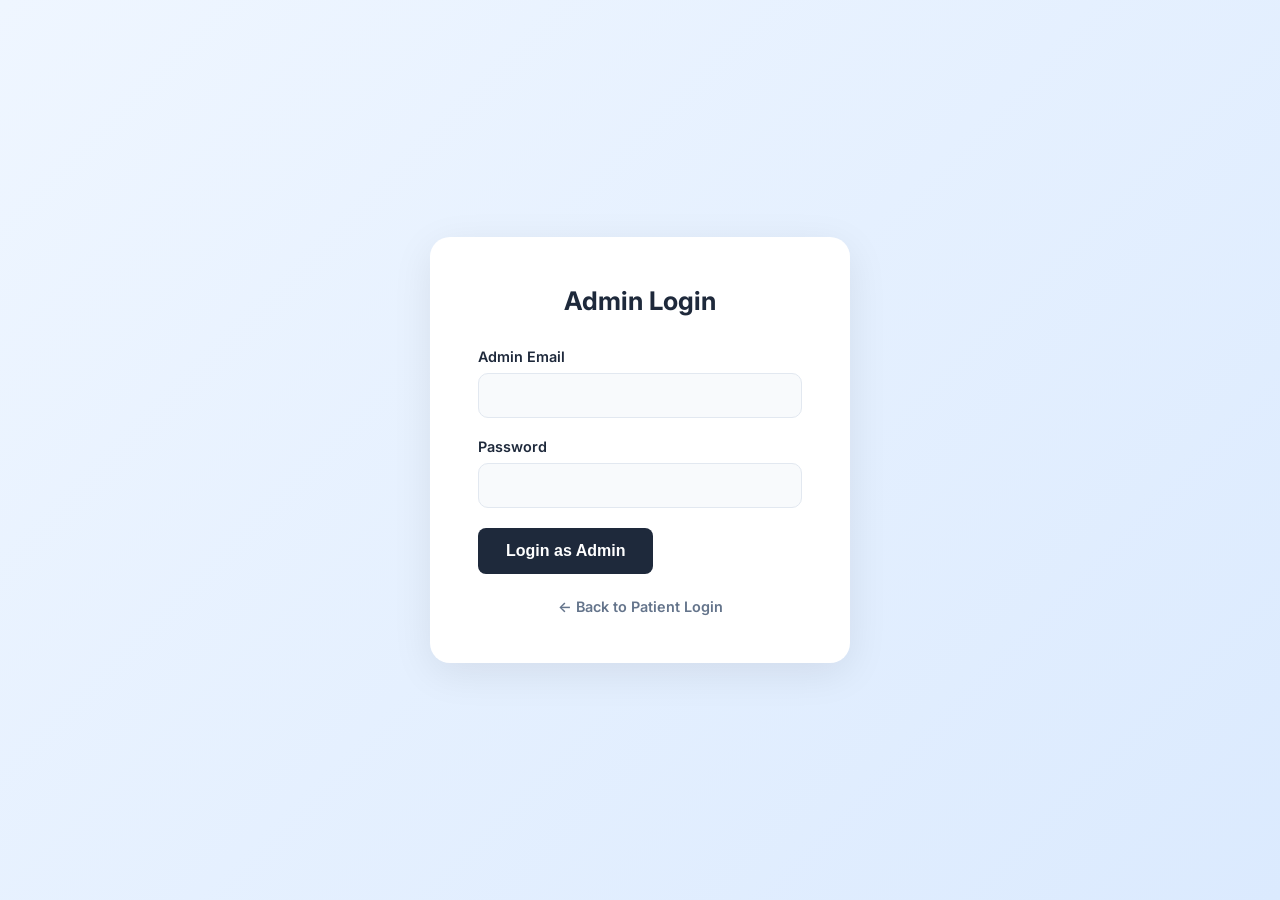
<file: admin_login.html>
<!DOCTYPE html>
<html lang="en">
<head>
    <meta charset="UTF-8">
    <meta name="viewport" content="width=device-width, initial-scale=1.0">
    <title>Admin Login - Doctor Appointment System</title>
    <link href="https://fonts.googleapis.com/css2?family=Inter:wght@400;600;700&display=swap" rel="stylesheet">
    <link rel="stylesheet" href="patient_styles.css">
</head>
<body class="auth-page">
    <div class="auth-card">
        <h2>Admin Login</h2>
        <form id="adminLoginForm">
            <div class="form-group">
                <label for="email">Admin Email</label>
                <input type="email" id="email" required>
            </div>
            <div class="form-group">
                <label for="password">Password</label>
                <input type="password" id="password" required>
            </div>
            <button type="submit" class="btn btn-primary btn-large" style="background-color: var(--text-dark);">Login as Admin</button>
        </form>
        <div class="auth-links">
            <p><a href="login.html" style="color: var(--text-muted);">&larr; Back to Patient Login</a></p>
        </div>
    </div>

    <script>
        document.getElementById('adminLoginForm').addEventListener('submit', async (e) => {
            e.preventDefault();
            const email = document.getElementById('email').value;
            const password = document.getElementById('password').value;

            try {
                const res = await fetch('api/login.php', {
                    method: 'POST',
                    body: JSON.stringify({email, password})
                });
                const data = await res.json();
                if(data.status === 'success' && data.user.role === 'admin') {
                    localStorage.setItem('admin_user', JSON.stringify(data.user));
                    window.location.href = 'index.html'; // Admin dashboard
                } else {
                    alert(data.message || 'Invalid credentials or role.');
                }
            } catch(err) {
                alert('Connection failed');
            }
        });
    </script>
</body>
</html>
</file>
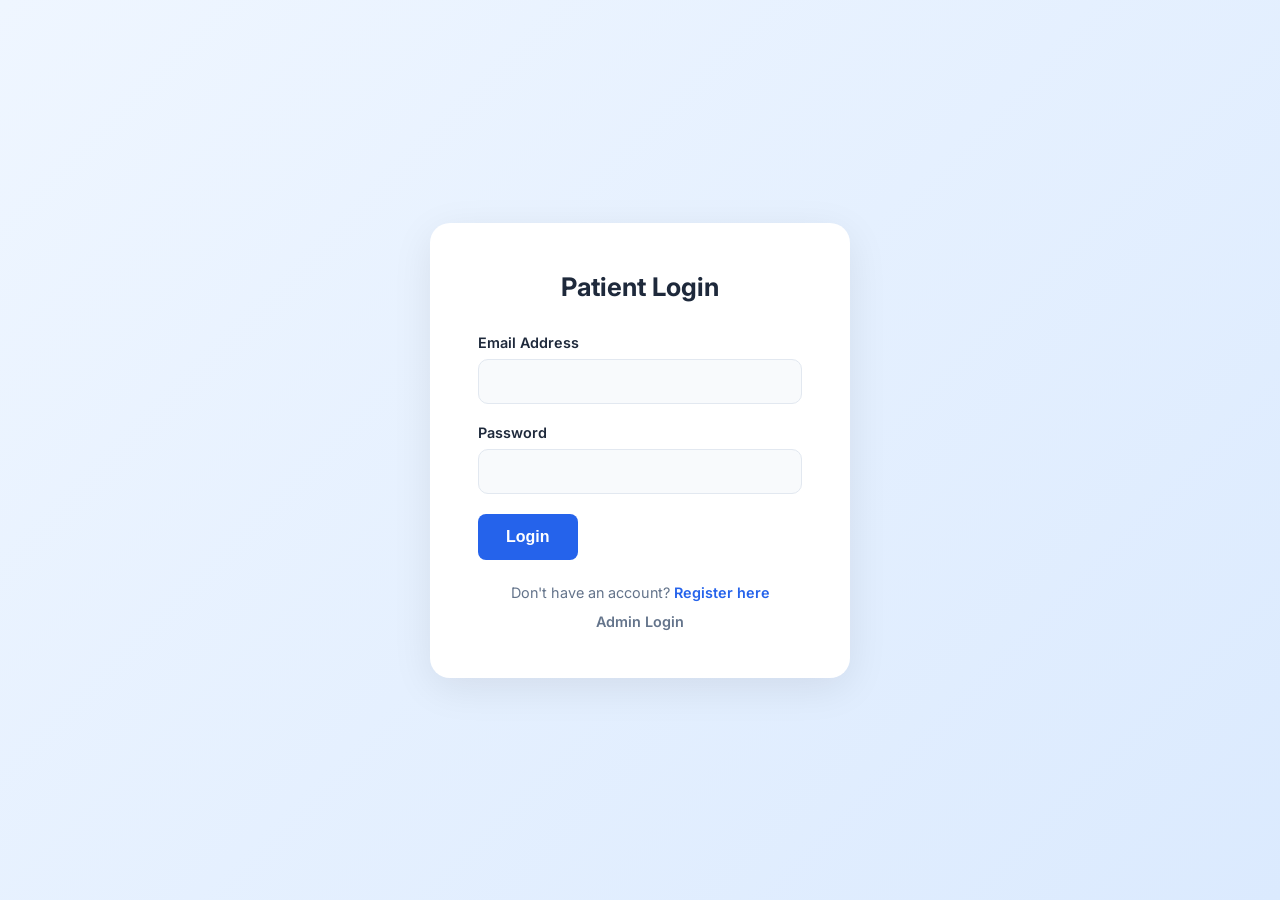
<file: login.html>
<!DOCTYPE html>
<html lang="en">
<head>
    <meta charset="UTF-8">
    <meta name="viewport" content="width=device-width, initial-scale=1.0">
    <title>Login - Doctor Appointment System</title>
    <link href="https://fonts.googleapis.com/css2?family=Inter:wght@400;600;700&display=swap" rel="stylesheet">
    <link rel="stylesheet" href="patient_styles.css">
</head>
<body class="auth-page">
    <div class="auth-card">
        <h2>Patient Login</h2>
        <form id="loginForm">
            <div class="form-group">
                <label for="email">Email Address</label>
                <input type="email" id="email" required>
            </div>
            <div class="form-group">
                <label for="password">Password</label>
                <input type="password" id="password" required>
            </div>
            <button type="submit" class="btn btn-primary btn-large">Login</button>
        </form>
        <div class="auth-links">
            <p>Don't have an account? <a href="register.html">Register here</a></p>
            <p style="margin-top: 12px;"><a href="admin_login.html" style="color: var(--text-muted);">Admin Login</a></p>
        </div>
    </div>

    <script>
        document.getElementById('loginForm').addEventListener('submit', async (e) => {
            e.preventDefault();
            const email = document.getElementById('email').value;
            const password = document.getElementById('password').value;

            try {
                const res = await fetch('api/login.php', {
                    method: 'POST',
                    body: JSON.stringify({email, password})
                });
                const data = await res.json();
                if(data.status === 'success' && data.user.role === 'patient') {
                    localStorage.setItem('user', JSON.stringify(data.user));
                    window.location.href = 'patient_landing.html';
                } else {
                    alert(data.message || 'Invalid credentials or role.');
                }
            } catch(err) {
                alert('Connection failed');
            }
        });
    </script>
</body>
</html>
</file>
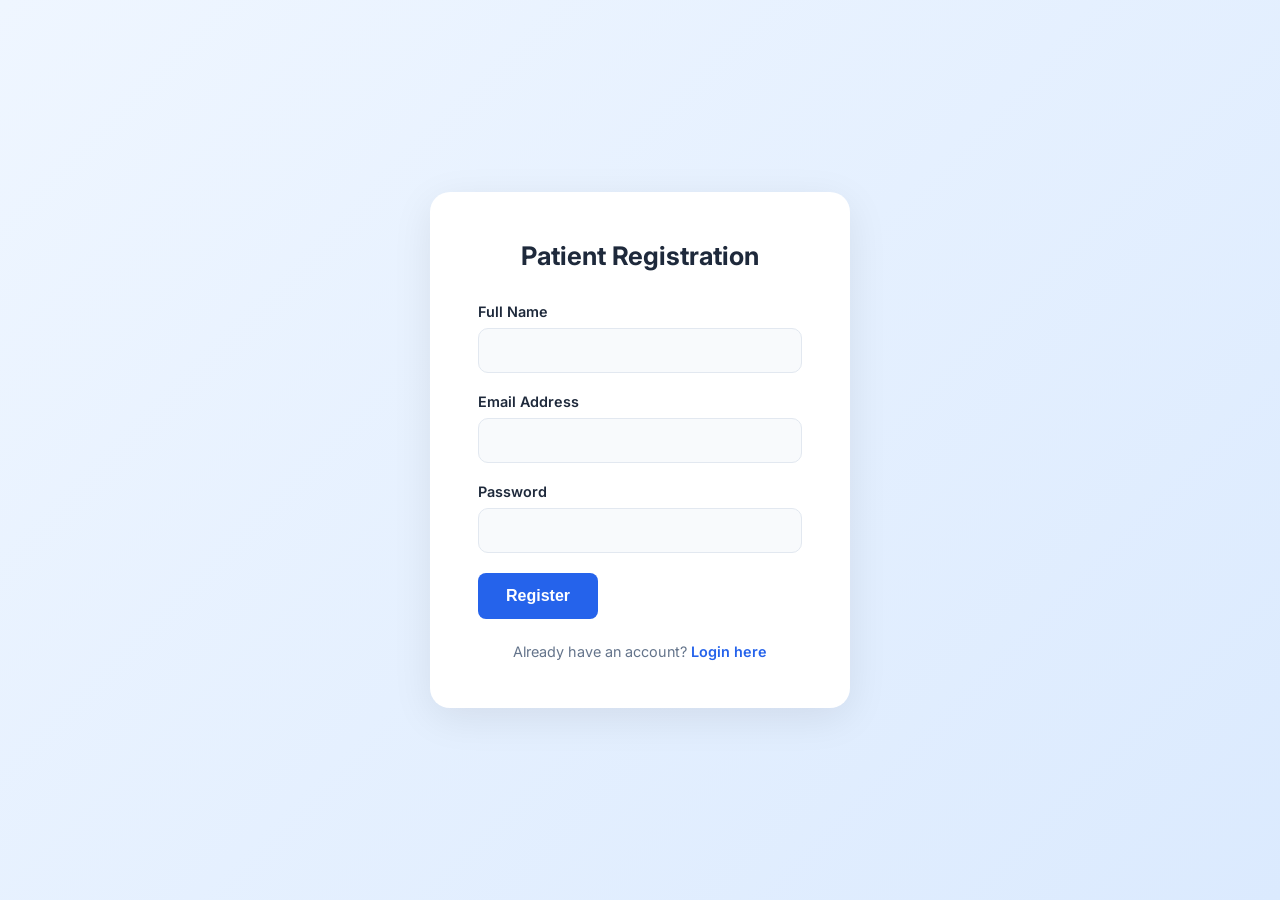
<file: register.html>
<!DOCTYPE html>
<html lang="en">
<head>
    <meta charset="UTF-8">
    <meta name="viewport" content="width=device-width, initial-scale=1.0">
    <title>Register - Doctor Appointment System</title>
    <link href="https://fonts.googleapis.com/css2?family=Inter:wght@400;600;700&display=swap" rel="stylesheet">
    <link rel="stylesheet" href="patient_styles.css">
</head>
<body class="auth-page">
    <div class="auth-card">
        <h2>Patient Registration</h2>
        <form id="registerForm">
            <div class="form-group">
                <label for="name">Full Name</label>
                <input type="text" id="name" required>
            </div>
            <div class="form-group">
                <label for="email">Email Address</label>
                <input type="email" id="email" required>
            </div>
            <div class="form-group">
                <label for="password">Password</label>
                <input type="password" id="password" required>
            </div>
            <button type="submit" class="btn btn-primary btn-large">Register</button>
        </form>
        <div class="auth-links">
            <p>Already have an account? <a href="login.html">Login here</a></p>
        </div>
    </div>

    <script>
        document.getElementById('registerForm').addEventListener('submit', async (e) => {
            e.preventDefault();
            const name = document.getElementById('name').value;
            const email = document.getElementById('email').value;
            const password = document.getElementById('password').value;

            try {
                const res = await fetch('api/register.php', {
                    method: 'POST',
                    body: JSON.stringify({name, email, password})
                });
                const data = await res.json();
                if(data.status === 'success') {
                    alert('Registration successful! Please login.');
                    window.location.href = 'login.html';
                } else {
                    alert(data.message || 'Registration failed.');
                }
            } catch(err) {
                alert('Connection failed');
            }
        });
    </script>
</body>
</html>
</file>
<file: patient_styles.css>
:root {
    --primary: #2563EB;
    --primary-dark: #1d4ed8;
    --text-dark: #1e293b;
    --text-muted: #64748b;
    --bg-light: #f8fafc;
    --border: #e2e8f0;
    --white: #ffffff;
    --success: #16a34a;
    --warning: #d97706;
    --danger: #dc2626;
}

* { margin: 0; padding: 0; box-sizing: border-box; }

body {
    font-family: 'Inter', sans-serif;
    background-color: var(--bg-light);
    color: var(--text-dark);
}

.container { max-width: 1200px; margin: 0 auto; padding: 0 24px; }

/* Navbar */
.navbar {
    background: var(--white);
    border-bottom: 1px solid var(--border);
    padding: 16px 0;
    position: sticky;
    top: 0;
    z-index: 100;
}
.nav-container { display: flex; justify-content: space-between; align-items: center; }
.logo { display: flex; align-items: center; gap: 10px; text-decoration: none; color: var(--text-dark); font-weight: 700; font-size: 1.2rem; }
.logo i { color: var(--primary); font-size: 1.5rem; }
.nav-links { display: flex; align-items: center; gap: 24px; }
.nav-link { text-decoration: none; color: var(--text-muted); font-weight: 500; transition: color 0.2s; }
.nav-link:hover { color: var(--primary); }

/* Buttons */
.btn { padding: 10px 20px; border-radius: 8px; font-weight: 600; cursor: pointer; border: none; font-size: 0.9rem; text-decoration: none; display: inline-block; transition: all 0.2s; }
.btn-primary { background: var(--primary); color: white; }
.btn-primary:hover { background: var(--primary-dark); }
.btn-secondary { background: transparent; color: var(--text-dark); border: 1px solid var(--border); }
.btn-secondary:hover { background: var(--bg-light); }
.btn-large { padding: 14px 28px; font-size: 1rem; }
.btn-light { background: white; color: var(--primary); }
.btn-light:hover { background: var(--bg-light); }

/* Hero */
.hero {
    background: linear-gradient(135deg, var(--primary) 0%, #1e40af 100%);
    color: white;
    padding: 100px 0;
    text-align: center;
}
.hero h1 { font-size: 2.8rem; font-weight: 700; margin-bottom: 20px; }
.hero p { font-size: 1.1rem; opacity: 0.9; margin-bottom: 36px; max-width: 600px; margin-left: auto; margin-right: auto; }

/* Features */
.features { padding: 80px 0; }
.features-grid { display: grid; grid-template-columns: repeat(auto-fit, minmax(280px, 1fr)); gap: 24px; }
.feature-card { background: white; border-radius: 16px; padding: 32px; border: 1px solid var(--border); text-align: center; }
.feature-icon { width: 64px; height: 64px; background: #eff6ff; border-radius: 50%; display: flex; align-items: center; justify-content: center; margin: 0 auto 20px; font-size: 1.8rem; color: var(--primary); }
.feature-card h3 { font-size: 1.1rem; margin-bottom: 10px; }
.feature-card p { color: var(--text-muted); font-size: 0.9rem; }

/* Secure Section */
.secure-section { padding: 40px 0; background: #f0fdf4; }
.secure-card { display: flex; align-items: center; gap: 20px; max-width: 500px; margin: 0 auto; background: white; padding: 28px; border-radius: 16px; border: 1px solid #bbf7d0; }
.secure-icon { font-size: 2.5rem; color: var(--success); }
.secure-card h3 { font-size: 1.1rem; margin-bottom: 6px; }
.secure-card p { color: var(--text-muted); font-size: 0.9rem; }

/* CTA */
.cta-section { padding: 80px 0; text-align: center; }
.cta-content h2 { font-size: 2rem; margin-bottom: 16px; }
.cta-content p { color: var(--text-muted); margin-bottom: 32px; }
.cta-buttons { display: flex; gap: 16px; justify-content: center; }

/* Footer */
.footer { background: var(--text-dark); color: white; padding: 60px 0 0; }
.footer-grid { display: grid; grid-template-columns: 2fr 1fr; gap: 48px; padding-bottom: 40px; }
.footer-brand p { color: #94a3b8; margin-top: 16px; font-size: 0.9rem; line-height: 1.6; }
.footer-logo { color: white; }
.footer-links h3 { font-size: 0.9rem; text-transform: uppercase; letter-spacing: 0.05em; color: #94a3b8; margin-bottom: 16px; }
.footer-links ul { list-style: none; }
.footer-links ul li { margin-bottom: 10px; }
.footer-links ul li a { color: #94a3b8; text-decoration: none; font-size: 0.9rem; }
.footer-links ul li a:hover { color: white; }
.footer-bottom { border-top: 1px solid #334155; padding: 20px 0; text-align: center; color: #64748b; font-size: 0.85rem; }

/* Auth Pages */
.auth-page { display: flex; justify-content: center; align-items: center; min-height: 100vh; background: linear-gradient(135deg, #eff6ff 0%, #dbeafe 100%); }
.auth-card { background: white; border-radius: 20px; padding: 48px; width: 100%; max-width: 420px; box-shadow: 0 10px 40px rgba(0,0,0,0.08); }
.auth-card h2 { text-align: center; font-size: 1.6rem; margin-bottom: 32px; }
.auth-links { text-align: center; margin-top: 24px; color: var(--text-muted); font-size: 0.9rem; }
.auth-links a { color: var(--primary); text-decoration: none; font-weight: 600; }

/* Form */
.form-group { margin-bottom: 20px; }
.form-group label { display: block; font-weight: 600; font-size: 0.9rem; margin-bottom: 8px; color: var(--text-dark); }
.form-group input, .form-group textarea, .form-group select {
    width: 100%; padding: 12px 16px; border: 1px solid var(--border);
    border-radius: 10px; font-family: 'Inter', sans-serif; font-size: 0.95rem;
    color: var(--text-dark); transition: border-color 0.2s; background: var(--bg-light);
}
.form-group input:focus, .form-group textarea:focus { outline: none; border-color: var(--primary); background: white; }
.form-group textarea { resize: vertical; }

/* Form Page */
.form-page { display: flex; justify-content: center; min-height: 100vh; background: var(--bg-light); }
.form-card { background: white; border-radius: 20px; padding: 48px; width: 100%; max-width: 500px; box-shadow: 0 4px 20px rgba(0,0,0,0.06); height: fit-content; }
.form-card.large { max-width: 600px; }
.form-card h2 { text-align: center; font-size: 1.6rem; margin-bottom: 32px; }

/* Page Header */
.page-header { background: var(--primary); color: white; padding: 60px 0; text-align: center; }
.page-header h1 { font-size: 2.2rem; margin-bottom: 12px; }
.page-header p { opacity: 0.85; }

/* Grid Section */
.grid-section { padding: 60px 0; }

/* Doctor Card */
.doctor-card { background: white; border-radius: 16px; padding: 28px; border: 1px solid var(--border); display: flex; align-items: center; gap: 24px; }
.doc-avatar-large { width: 80px; height: 80px; border-radius: 50%; background: linear-gradient(135deg, var(--primary), #60a5fa); display: flex; align-items: center; justify-content: center; color: white; font-size: 1.5rem; font-weight: 700; flex-shrink: 0; }
.doc-info h3 { font-size: 1.1rem; margin-bottom: 6px; }
.doc-info p { color: var(--text-muted); font-size: 0.9rem; margin-bottom: 16px; }

/* Appointment Card */
.apt-card { background: white; border-radius: 16px; padding: 24px; border: 1px solid var(--border); display: flex; justify-content: space-between; align-items: center; margin-bottom: 16px; }
.apt-badge { padding: 6px 16px; border-radius: 20px; font-size: 0.8rem; font-weight: 600; text-transform: uppercase; }
.badge-Pending { background: #fef3c7; color: #92400e; }
.badge-Approved { background: #d1fae5; color: #065f46; }
.badge-Rejected { background: #fee2e2; color: #991b1b; }
</file>
